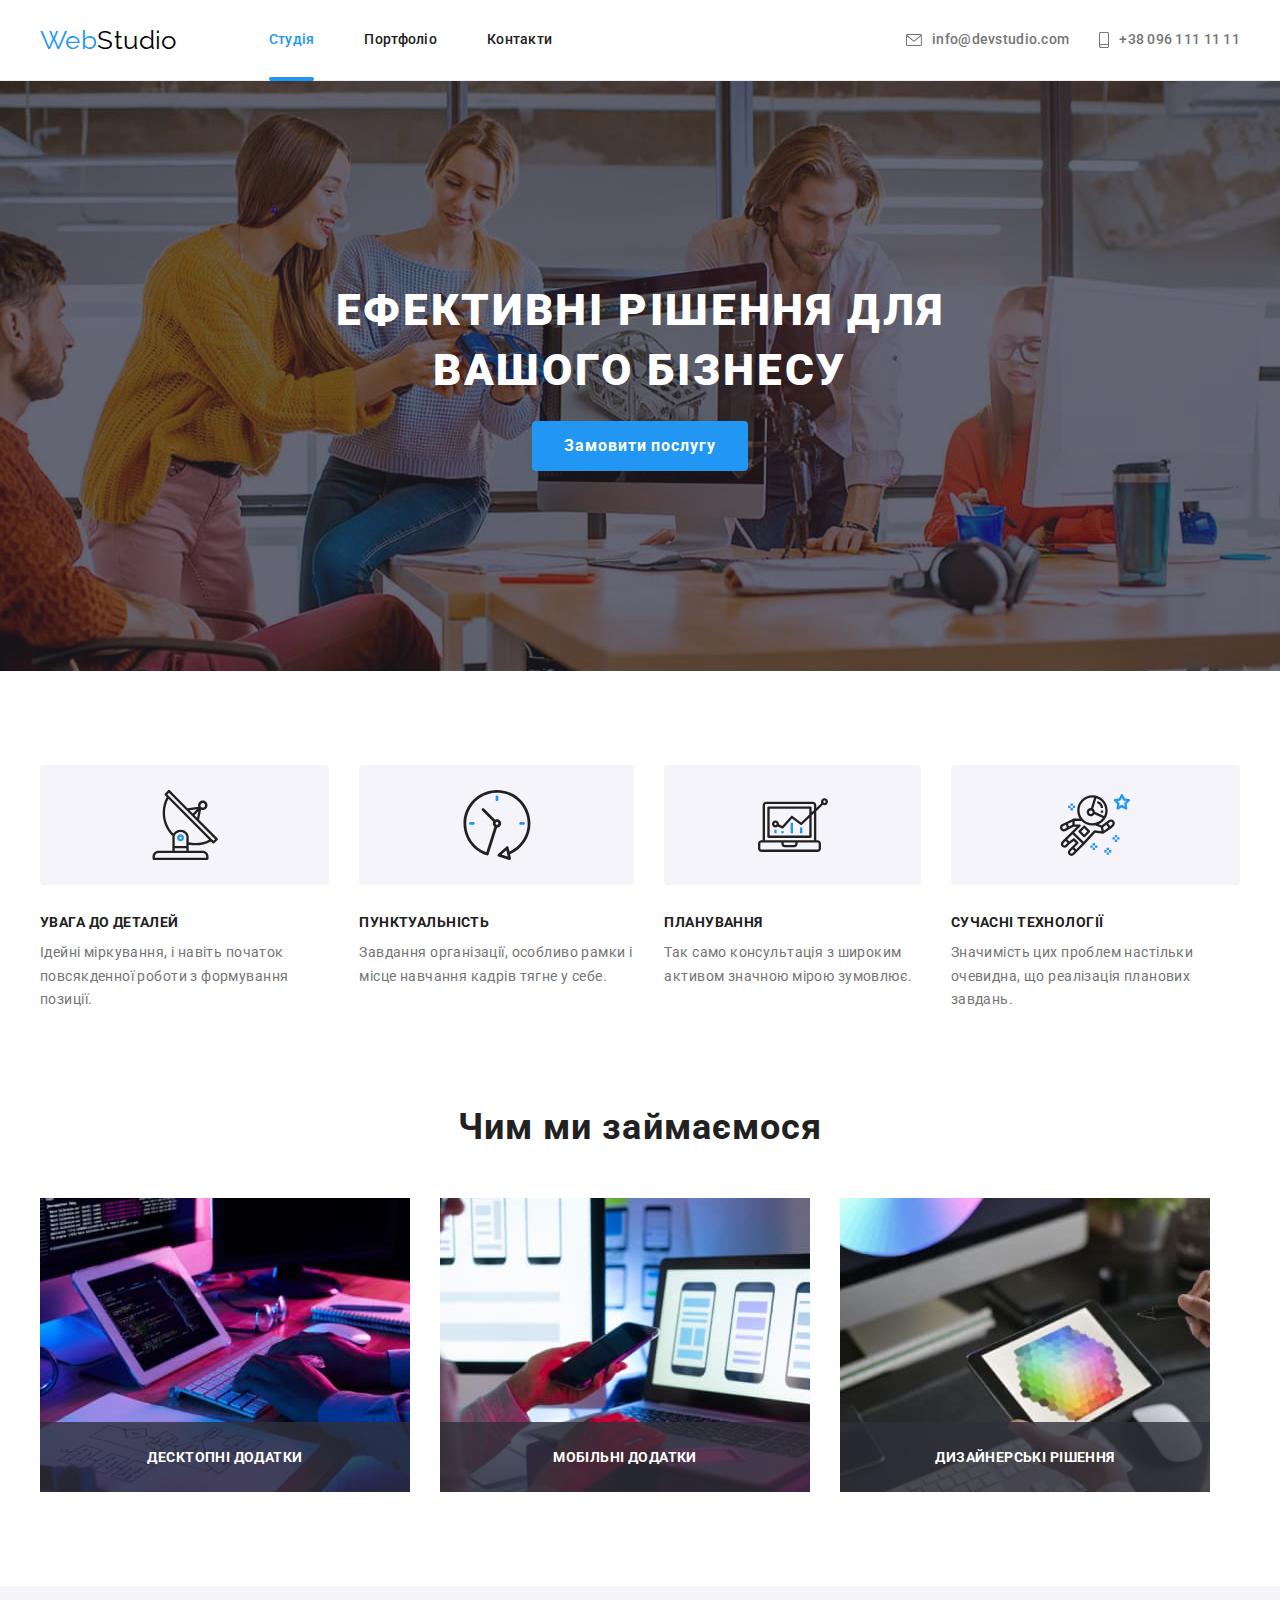
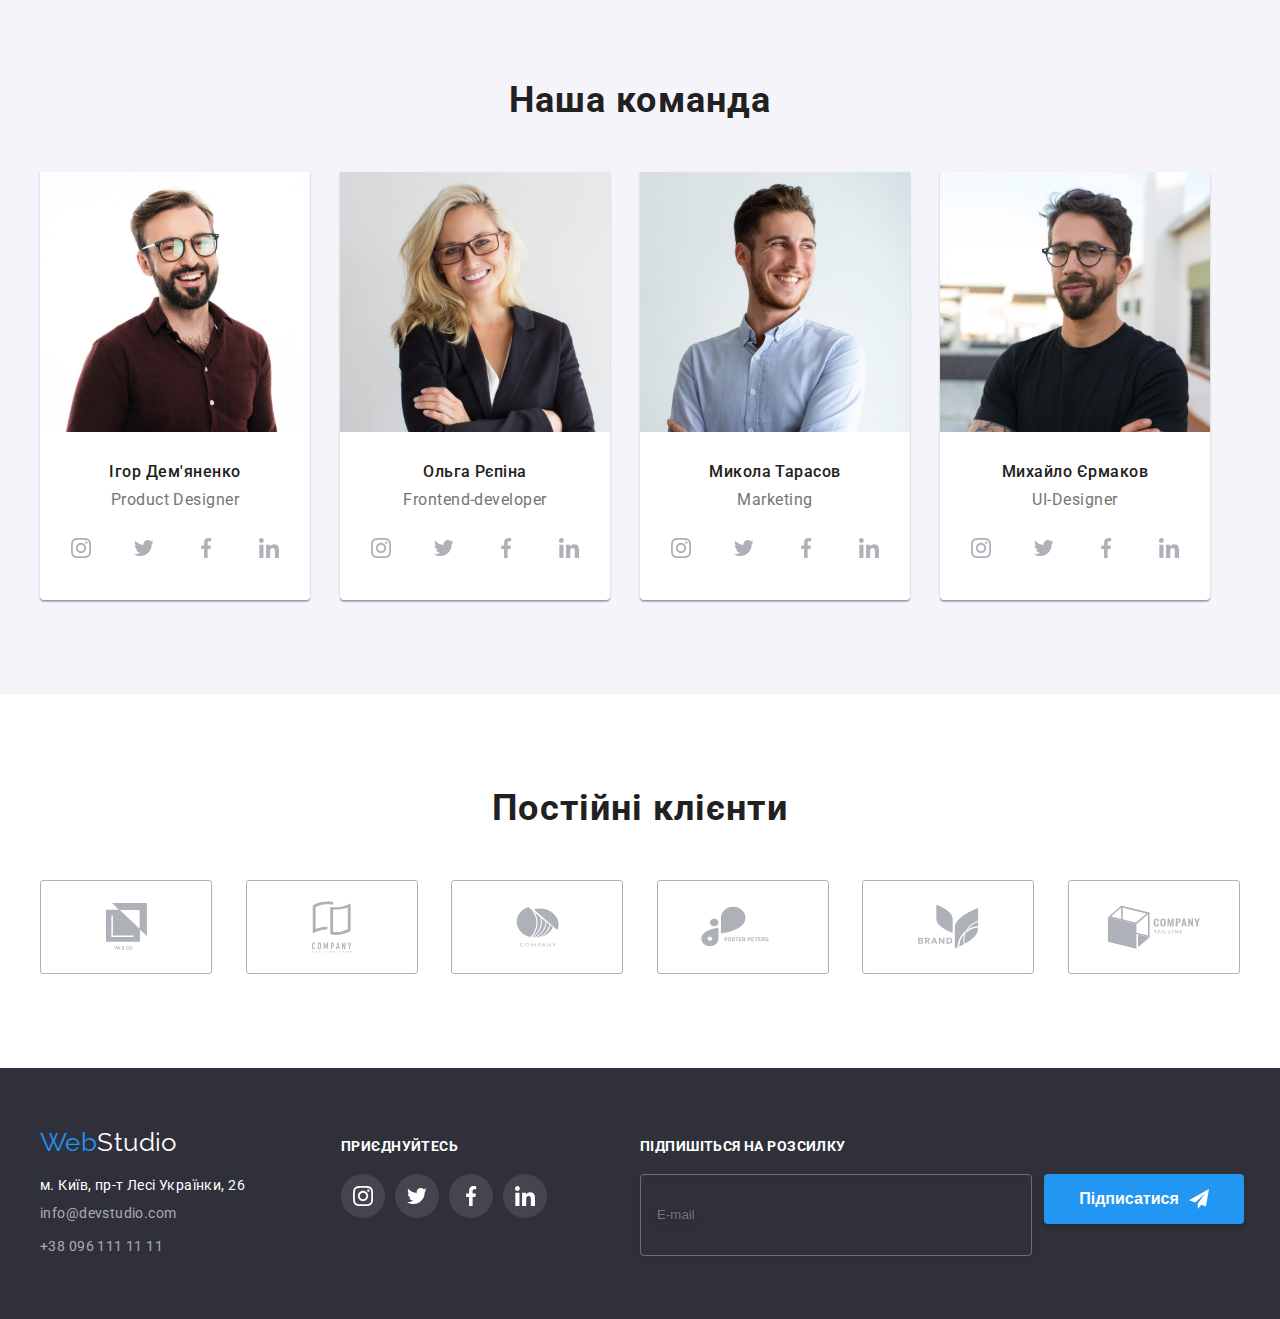
<file: index.html>
<!DOCTYPE html>
<html lang="uk">
  <head>
    <meta charset="UTF-8" />
    <meta http-equiv="X-UA-Compatible" content="IE=edge" />
    <meta name="viewport" content="width=device-width, initial-scale=1.0" />
    <title>WebStudio</title>
    <link rel="preconnect" href="https://fonts.googleapis.com" />
    <link rel="preconnect" href="https://fonts.gstatic.com" crossorigin />
    <link
      href="https://fonts.googleapis.com/css2?family=Raleway:wght@700&family=Roboto:wght@400;500;700;900&display=swap"
      rel="stylesheet"
    />
    <link
      rel="stylesheet"
      href="https://cdnjs.cloudflare.com/ajax/libs/modern-normalize/1.1.0/modern-normalize.min.css"
      integrity="sha512-wpPYUAdjBVSE4KJnH1VR1HeZfpl1ub8YT/NKx4PuQ5NmX2tKuGu6U/JRp5y+Y8XG2tV+wKQpNHVUX03MfMFn9Q=="
      crossorigin="anonymous"
      referrerpolicy="no-referrer"
    />
    <link rel="stylesheet" href="./css/styles.css" />
  </head>

  <body>
    <!-- шапка-хедер -->
    <header>
      <div class="container header">
        <!-- навигация по сайту -->
        <nav class="header-nav">
          <a class="logo link" href="./index.html">
            <span class="logo-web">Web</span
            ><span class="logo-studio">Studio</span>
          </a>
          <ul class="site-nav list">
            <li class="item">
              <a class="link current" href="./index.html">Студія</a>
            </li>
            <li class="item">
              <a class="link" href="./portfolio.html">Портфоліо</a>
            </li>
            <li class="item"><a class="link" href="#">Контакти</a></li>
          </ul>
        </nav>
        <!-- контакты -->
        <ul class="auth-nav list">
          <li class="item">
            <a class="link icon" href="mailto:info@devstudio.com">
              <svg class="icon-auth-nav" width="16px" height="12px">
                <use href="./images/icons.svg#icon-envelope"></use>
              </svg>
              info@devstudio.com
            </a>
          </li>
          <li class="item">
            <a class="link" href="tel:+380961111111">
              <svg class="icon-auth-nav" width="10px" height="16px">
                <use href="./images/icons.svg#icon-smartphone"></use>
              </svg>
              +38 096 111 11 11
            </a>
          </li>
        </ul>
      </div>
    </header>

    <main>
      <!-- герой -->
      <section class="hero">
        <div class="container">
          <h1 class="hero-title">Ефективні рішення для вашого бізнесу</h1>
          <button class="hero-button auto" type="button" data-modal-open>
            Замовити послугу
          </button>
        </div>
      </section>

      <!-- преимущества -->
      <section class="section">
        <div class="container">
          <h2 class="visually-hidden">Наші переваги</h2>
          <ul class="list benefits-list">
            <li class="benefits-item">
              <div class="icon-box-benefits">
                <svg class="" width="70px" height="70px">
                  <use href="./images/icons.svg#icon-antenna"></use>
                </svg>
              </div>
              <h3 class="title-benefits capital-letters">Увага до деталей</h3>
              <p class="description">
                Ідейні міркування, і навіть початок повсякденної роботи з
                формування позиції.
              </p>
            </li>

            <li>
              <div class="icon-box-benefits">
                <svg class="" width="70px" height="70px">
                  <use href="./images/icons.svg#icon-clock"></use>
                </svg>
              </div>
              <h3 class="title-benefits capital-letters">Пунктуальність</h3>
              <p class="description">
                Завдання організації, особливо рамки і місце навчання кадрів
                тягне у себе.
              </p>
            </li>

            <li>
              <div class="icon-box-benefits">
                <svg class="" width="70px" height="70px">
                  <use href="./images/icons.svg#icon-diagram"></use>
                </svg>
              </div>
              <h3 class="title-benefits capital-letters">Планування</h3>
              <p class="description">
                Так само консультація з широким активом значною мірою зумовлює.
              </p>
            </li>

            <li>
              <div class="icon-box-benefits">
                <svg class="" width="70px" height="70px">
                  <use href="./images/icons.svg#icon-astronaut"></use>
                </svg>
              </div>
              <h3 class="title-benefits capital-letters">Сучасні технології</h3>
              <p class="description">
                Значимість цих проблем настільки очевидна, що реалізація
                планових завдань.
              </p>
            </li>
          </ul>
        </div>
      </section>

      <!-- продукция -->
      <section class="products-section section">
        <div class="container products-container">
          <h2 class="products">Чим ми займаємося</h2>
          <ul class="list products-list">
            <li>
              <img
                src="./images/a-person-types-code-on-a-keyboard.jpg"
                alt="людина вводить код на клавіатурі"
                width="370"
                height="294"
              />
              <p class="products-desc">Десктопні додатки</p>
            </li>

            <li>
              <img
                src="./images/human-compares-types-of-markups-for-mobile.jpg"
                alt="людина порівнює типи розмітки для мобільного"
                width="370"
                height="294"
              />
              <p class="products-desc">Мобільні додатки</p>
            </li>

            <li>
              <img
                src="./images/person-chooses-color-on-tablet.jpg"
                alt="людина вибирає колір на планшеті"
                width="370"
                height="294"
              />
              <p class="products-desc">Дизайнерські рішення</p>
            </li>
          </ul>
        </div>
      </section>

      <!-- команда -->
      <section class="section-team section">
        <div class="container team-container">
          <h2 class="team">Наша команда</h2>
          <ul class="list team-list">
            <li class="team-card">
              <img
                src="./images/photography-product-designer.jpg"
                alt="фото продукт дизайнера"
                width="270"
                height="260"
              />
              <div class="team-text">
                <h3 class="team-title">Ігор Дем'яненко</h3>
                <p class="description team-description" lang="en">
                  Product Designer
                </p>
                <ul class="list list-socseti">
                  <li>
                    <a class="box-socseti team-socseti" href=""
                      ><svg class="icon-socseti" width="20px" height="20px">
                        <use
                          href="./images/icons.svg#icon-instagram"
                        ></use></svg
                    ></a>
                  </li>
                  <li>
                    <a class="box-socseti team-socseti" href=""
                      ><svg class="icon-socseti" width="20px" height="20px">
                        <use href="./images/icons.svg#icon-twitter"></use></svg
                    ></a>
                  </li>
                  <li>
                    <a class="box-socseti team-socseti" href=""
                      ><svg class="icon-socseti" width="20px" height="20px">
                        <use href="./images/icons.svg#icon-facebook"></use></svg
                    ></a>
                  </li>
                  <li>
                    <a class="box-socseti team-socseti" href=""
                      ><svg class="icon-socseti" width="20px" height="20px">
                        <use href="./images/icons.svg#icon-linkedin"></use></svg
                    ></a>
                  </li>
                </ul>
              </div>
            </li>

            <li class="team-card">
              <img
                src="./images/photography-frontend-developer.jpg"
                alt="фото фронтенд-розробника"
                width="270"
                height="260"
              />
              <div class="team-text">
                <h3 class="team-title">Ольга Рєпіна</h3>
                <p class="description team-description" lang="en">
                  Frontend-developer
                </p>
                <ul class="list list-socseti">
                  <li>
                    <a class="box-socseti team-socseti" href=""
                      ><svg class="icon-socseti" width="20px" height="20px">
                        <use
                          href="./images/icons.svg#icon-instagram"
                        ></use></svg
                    ></a>
                  </li>
                  <li>
                    <a class="box-socseti team-socseti" href=""
                      ><svg class="icon-socseti" width="20px" height="20px">
                        <use href="./images/icons.svg#icon-twitter"></use></svg
                    ></a>
                  </li>
                  <li>
                    <a class="box-socseti team-socseti" href=""
                      ><svg class="icon-socseti" width="20px" height="20px">
                        <use href="./images/icons.svg#icon-facebook"></use></svg
                    ></a>
                  </li>
                  <li>
                    <a class="box-socseti team-socseti" href=""
                      ><svg class="icon-socseti" width="20px" height="20px">
                        <use href="./images/icons.svg#icon-linkedin"></use></svg
                    ></a>
                  </li>
                </ul>
              </div>
            </li>

            <li class="team-card">
              <img
                src="./images/photography-marketing.jpg"
                alt="фото маркетолога"
                width="270"
                height="260"
              />
              <div class="team-text">
                <h3 class="team-title" lang="en">Микола Тарасов</h3>
                <p class="description team-description">Marketing</p>
                <ul class="list list-socseti">
                  <li>
                    <a class="box-socseti team-socseti" href=""
                      ><svg class="icon-socseti" width="20px" height="20px">
                        <use
                          href="./images/icons.svg#icon-instagram"
                        ></use></svg
                    ></a>
                  </li>
                  <li>
                    <a class="box-socseti team-socseti" href=""
                      ><svg class="icon-socseti" width="20px" height="20px">
                        <use href="./images/icons.svg#icon-twitter"></use></svg
                    ></a>
                  </li>
                  <li>
                    <a class="box-socseti team-socseti" href=""
                      ><svg class="icon-socseti" width="20px" height="20px">
                        <use href="./images/icons.svg#icon-facebook"></use></svg
                    ></a>
                  </li>
                  <li>
                    <a class="box-socseti team-socseti" href=""
                      ><svg class="icon-socseti" width="20px" height="20px">
                        <use href="./images/icons.svg#icon-linkedin"></use></svg
                    ></a>
                  </li>
                </ul>
              </div>
            </li>

            <li class="team-card">
              <img
                src="./images/photography-ui-designer.jpg"
                alt="фото ui-дизайнер"
                width="270"
                height="260"
              />
              <div class="team-text">
                <h3 class="team-title">Михайло Єрмаков</h3>
                <p class="description team-description" lang="en">
                  UI-Designer
                </p>
                <ul class="list list-socseti">
                  <li>
                    <a class="box-socseti team-socseti" href=""
                      ><svg class="icon-socseti" width="20px" height="20px">
                        <use
                          href="./images/icons.svg#icon-instagram"
                        ></use></svg
                    ></a>
                  </li>
                  <li>
                    <a class="box-socseti team-socseti" href=""
                      ><svg class="icon-socseti" width="20px" height="20px">
                        <use href="./images/icons.svg#icon-twitter"></use></svg
                    ></a>
                  </li>
                  <li>
                    <a class="box-socseti team-socseti" href=""
                      ><svg class="icon-socseti" width="20px" height="20px">
                        <use href="./images/icons.svg#icon-facebook"></use></svg
                    ></a>
                  </li>
                  <li>
                    <a class="box-socseti team-socseti" href=""
                      ><svg class="icon-socseti" width="20px" height="20px">
                        <use href="./images/icons.svg#icon-linkedin"></use></svg
                    ></a>
                  </li>
                </ul>
              </div>
            </li>
          </ul>
        </div>
      </section>
    </main>

    <!-- постоянные клиенты -->
    <section class="section-clients section">
      <div class="clients-container container">
        <h2 class="clients">Постійні клієнти</h2>
        <ul class="list list-sites">
          <li>
            <a class="clients-sites" href=""
              ><svg class="icon-clients" width="41px" height="47px">
                <use href="./images/icons.svg#icon-client-logo-1"></use>
              </svg>
            </a>
          </li>
          <li>
            <a class="clients-sites" href=""
              ><svg class="icon-clients" width="40px" height="52px">
                <use href="./images/icons.svg#icon-client-logo-2"></use>
              </svg>
            </a>
          </li>
          <li>
            <a class="clients-sites" href=""
              ><svg class="icon-clients" width="43px" height="41px">
                <use href="./images/icons.svg#icon-client-logo-3"></use>
              </svg>
            </a>
          </li>
          <li>
            <a class="clients-sites" href=""
              ><svg class="icon-clients" width="84px" height="41px">
                <use href="./images/icons.svg#icon-client-logo-4"></use>
              </svg>
            </a>
          </li>
          <li>
            <a class="clients-sites" href=""
              ><svg class="icon-clients" width="63px" height="45px">
                <use href="./images/icons.svg#icon-client-logo-5"></use>
              </svg>
            </a>
          </li>
          <li>
            <a class="clients-sites" href=""
              ><svg class="icon-clients" width="94px" height="44px">
                <use href="./images/icons.svg#icon-client-logo-6"></use>
              </svg>
            </a>
          </li>
        </ul>
      </div>
    </section>

    <!-- подвал-футер -->
    <footer class="footer section">
      <div class="container footer-container">
        <div>
          <a class="logo link" href="./index.html">
            <span class="logo-web">Web</span
            ><span class="logo-footer-studio">Studio</span>
          </a>
          <address>
            <ul class="list list-address">
              <li class="address-item">
                <a
                  class="link footer-address"
                  href="https://goo.gl/maps/CPtrU1FHBa2aNyZL9"
                  target="_blank"
                  rel="noopener noreferrer nofollow"
                >
                  м. Київ, пр-т Лесі Українки, 26
                </a>
              </li>
              <li class="address-item">
                <a class="link footer-contact" href="mailto:info@devstudio.com">
                  info@devstudio.com
                </a>
              </li>
              <li class="address-item">
                <a class="link footer-contact" href="tel:+380961111111">
                  +38 096 111 11 11
                </a>
              </li>
            </ul>
          </address>
        </div>
        <!-- присоеденяйтесь -->
        <div class="join-aside">
          <h3 class="join capital-letters">Приєднуйтесь</h3>
          <ul class="list join-list">
            <li class="join-box">
              <a class="box-socseti" href=""
                ><svg class="icon-socseti" width="20px" height="20px">
                  <use href="./images/icons.svg#icon-instagram"></use></svg
              ></a>
            </li>
            <li class="join-box">
              <a class="box-socseti" href=""
                ><svg class="icon-socseti" width="20px" height="20px">
                  <use href="./images/icons.svg#icon-twitter"></use></svg
              ></a>
            </li>
            <li class="join-box">
              <a class="box-socseti" href=""
                ><svg class="icon-socseti" width="20px" height="20px">
                  <use href="./images/icons.svg#icon-facebook"></use></svg
              ></a>
            </li>
            <li class="join-box">
              <a class="box-socseti" href=""
                ><svg class="icon-socseti" width="20px" height="20px">
                  <use href="./images/icons.svg#icon-linkedin"></use></svg
              ></a>
            </li>
          </ul>
        </div>
        <!-- подписаться -->
        <div class="subscribe-aside">
          <p class="subscribe capital-letters">Підпишіться на розсилку</p>
          <form class="form-subscribe">
            <label class="subscribe__label">
              <input
                class="imput-subscribe"
                type="email"
                name="mail"
                id="mail"
                placeholder="E-mail"
              />
            </label>
            <button class="button-subscribe" type="submit">
              <span>Підписатися</span>
              <svg class="icon-button" width="20px" height="20px">
                <use href="./images/icons.svg#icon-airplane"></use>
              </svg>
            </button>
          </form>
        </div>
      </div>
    </footer>

    <!-- модальное окно героя -->
    <div class="backdrob is-hidden" data-modal>
      <div class="modal-box">
        <button type="button" class="modal-close-button" data-modal-close>
          <svg class="close-icon" width="18" height="18">
            <use href="./images/icons.svg#icon-close-icon"></use>
          </svg>
        </button>
        <p class="modal-tatle">Залиште свої дані, ми вам передзвонимо</p>
        <form class="modal">
          <label class="place">
            <span class="place-title">Ім'я</span>
            <span class="input-container"
              ><input class="form-date" type="text" name="name" />
              <svg class="modal-icon" width="18px" height="18px">
                <use href="./images/icons.svg#icon-user"></use></svg
            ></span>
          </label>

          <label class="place">
            <span class="place-title">Телефон</span>
            <span class="input-container"
              ><input class="form-date" type="tel" name="tel" />
              <svg class="modal-icon" width="18px" height="18px">
                <use href="./images/icons.svg#icon-tube"></use></svg
            ></span>
          </label>

          <label class="place">
            <span class="place-title">Пошта</span>
            <span class="input-container"
              ><input class="form-date" type="email" name="mail" />
              <svg class="modal-icon" width="18px" height="18px">
                <use href="./images/icons.svg#icon-email-black"></use></svg
            ></span>
          </label>

          <label class="place place-last">
            <span class="place-title">Коментар</span>
            <textarea
              class="place-comment"
              name="comment"
              id="comment"
              cols="30"
              rows="10"
              placeholder="Введіть текст"
            ></textarea>
          </label>

          <label class="label">
            <input
              type="checkbox"
              value="gav"
              name="mailing"
              class="checkbox"
            />
            <svg class="icon-check" width="16px" height="15px">
              <use href="./images/icons.svg#icon-chek"></use>
            </svg>
            <span class="mailing">
              Погоджуюся з розсилкою та приймаю <a href="">Умови договору</a>
            </span>
          </label>

          <button class="modal-button" type="submit">Відправити</button>
        </form>
      </div>
    </div>

    <script src="./js/modal.js"></script>
  </body>
</html>
</file>
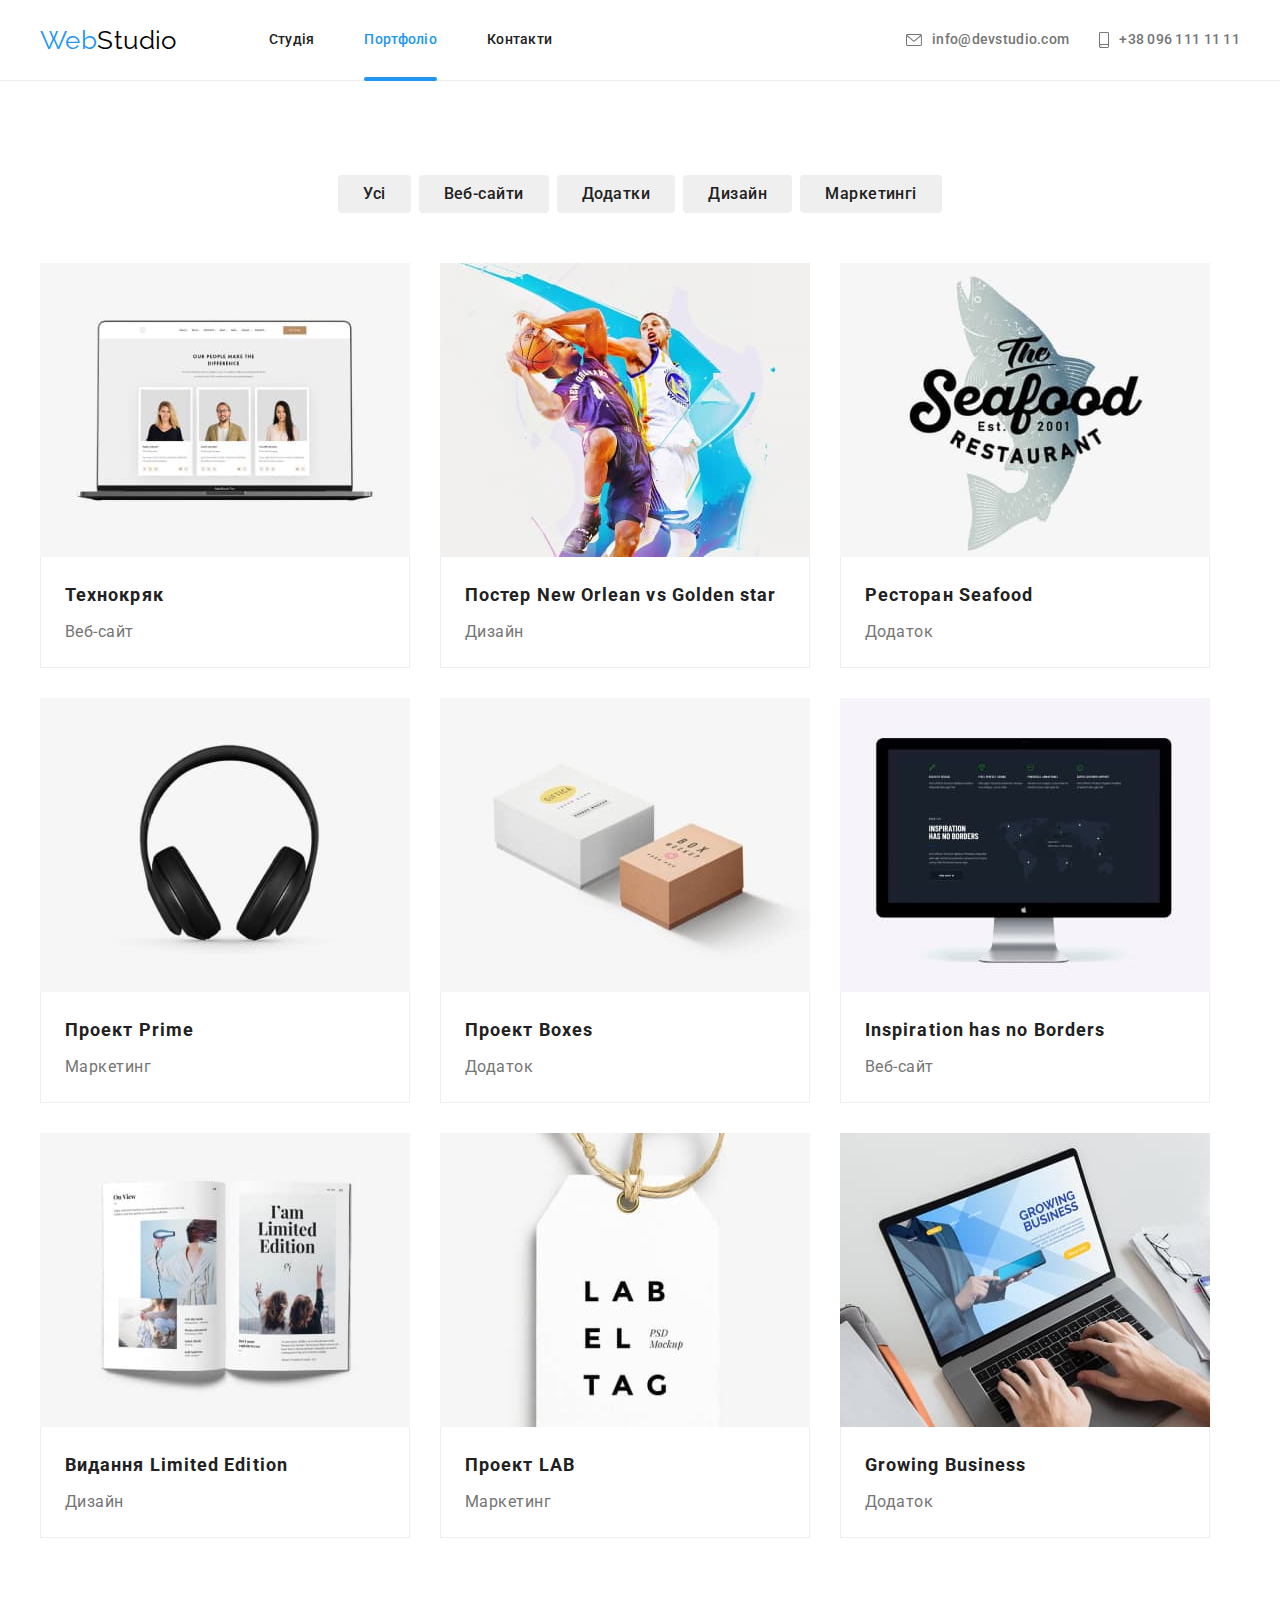
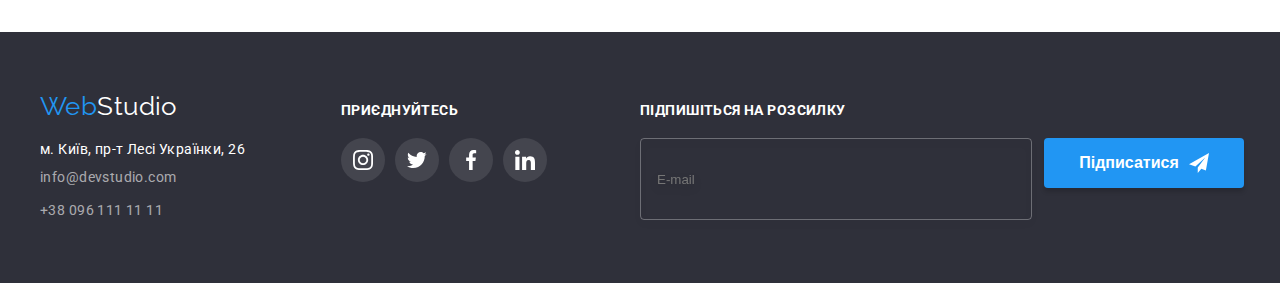
<file: portfolio.html>
<!DOCTYPE html>
<html lang="uk">
  <head>
    <meta charset="UTF-8" />
    <meta http-equiv="X-UA-Compatible" content="IE=edge" />
    <meta name="viewport" content="width=device-width, initial-scale=1.0" />
    <title>WebStudio</title>
    <link rel="preconnect" href="https://fonts.googleapis.com" />
    <link rel="preconnect" href="https://fonts.gstatic.com" crossorigin />
    <link
      href="https://fonts.googleapis.com/css2?family=Raleway:wght@700&family=Roboto:wght@400;500;700;900&display=swap"
      rel="stylesheet"
    />
    <link
      rel="stylesheet"
      href="https://cdnjs.cloudflare.com/ajax/libs/modern-normalize/1.1.0/modern-normalize.min.css"
      integrity="sha512-wpPYUAdjBVSE4KJnH1VR1HeZfpl1ub8YT/NKx4PuQ5NmX2tKuGu6U/JRp5y+Y8XG2tV+wKQpNHVUX03MfMFn9Q=="
      crossorigin="anonymous"
      referrerpolicy="no-referrer"
    />
    <link rel="stylesheet" href="./css/styles.css" />
  </head>

  <body>
    <!-- шапка-хедер -->
    <header>
      <div class="container header">
        <!-- навигация по сайту -->
        <nav class="header-nav">
          <a class="logo link" href="./index.html">
            <span class="logo-web">Web</span
            ><span class="logo-studio">Studio</span>
          </a>
          <ul class="site-nav list">
            <li class="item">
              <a class="link" href="./index.html">Студія</a>
            </li>
            <li class="item">
              <a class="link current" href="./portfolio.html">Портфоліо</a>
            </li>
            <li class="item"><a class="link" href="#">Контакти</a></li>
          </ul>
        </nav>
        <!-- контакты -->
        <ul class="auth-nav list">
          <li class="item">
            <a class="link icon" href="mailto:info@devstudio.com">
              <svg class="icon-auth-nav" width="16px" height="12px">
                <use href="./images/icons.svg#icon-envelope"></use>
              </svg>
              info@devstudio.com
            </a>
          </li>
          <li class="item">
            <a class="link" href="tel:+380961111111">
              <svg class="icon-auth-nav" width="10px" height="16px">
                <use href="./images/icons.svg#icon-smartphone"></use>
              </svg>
              +38 096 111 11 11
            </a>
          </li>
        </ul>
      </div>
    </header>

    <main>
      <!-- герой -->
      <section class="work-cards section">
        <div class="container portfolio-container">
          <!-- фильтры карточек работ -->
          <h1 class="visually-hidden">Портфоліо</h1>
          <ul class="filters list">
            <li>
              <button class="filters-button auto" type="button">Усі</button>
            </li>
            <li>
              <button class="filters-button auto" type="button">
                Веб-сайти
              </button>
            </li>
            <li>
              <button class="filters-button auto" type="button">Додатки</button>
            </li>
            <li>
              <button class="filters-button auto" type="button">Дизайн</button>
            </li>
            <li>
              <button class="filters-button auto" type="button">
                Маркетингі
              </button>
            </li>
          </ul>
          <!-- карточки робот -->
          <ul class="list portfolio-list">
            <li>
              <a class="link-portfolio link" href="">
                <div class="box-img">
                  <img
                    src="./images/three-persons.jpg"
                    alt="вебсайт на екрані ноутбука"
                    width="370"
                    height="294"
                  />
                  <div class="paragraph-hidden">
                    <p>
                      Ресурс пропонує комплексні пропозиції з різним рівнем
                      функціоналу та сервісів. Все це дозволить відвідувачу
                      отримати вичерпні відомості про компанію чи приватну
                      особу.
                    </p>
                  </div>
                </div>
                <div class="text-cards-portfolio">
                  <h2 class="portfolio-title">Технокряк</h2>
                  <p class="description portfolio-description">Веб-сайт</p>
                </div>
              </a>
            </li>
            <li>
              <a class="link-portfolio link" href="">
                <div class="box-img">
                  <img
                    src="./images/basketball-players.jpg"
                    alt="постер с баскетболистами"
                    width="370"
                    height="294"
                  />
                  <div class="paragraph-hidden">
                    <p>
                      Ресурс пропонує комплексні пропозиції з різним рівнем
                      функціоналу та сервісів. Все це дозволить відвідувачу
                      отримати вичерпні відомості про компанію чи приватну
                      особу.
                    </p>
                  </div>
                </div>
                <div class="text-cards-portfolio">
                  <h2 class="portfolio-title">
                    Постер New Orlean vs Golden star
                  </h2>
                  <p class="description portfolio-description">Дизайн</p>
                  <!-- <p class="paragraph">вспливаючий текст?</p> -->
                </div>
              </a>
            </li>
            <li>
              <a class="link-portfolio link" href="">
                <div class="box-img">
                  <img
                    src="./images/fish.jpg"
                    alt="Риба та назва ресторана"
                    width="370"
                    height="294"
                  />
                  <div class="paragraph-hidden">
                    <p>
                      Ресурс пропонує комплексні пропозиції з різним рівнем
                      функціоналу та сервісів. Все це дозволить відвідувачу
                      отримати вичерпні відомості про компанію чи приватну
                      особу.
                    </p>
                  </div>
                </div>
                <div class="text-cards-portfolio">
                  <h2 class="portfolio-title">Ресторан Seafood</h2>
                  <p class="description portfolio-description">Додаток</p>
                  <!-- <p class="paragraph">вспливаючий текст?</p> -->
                </div>
              </a>
            </li>
            <li>
              <a class="link-portfolio link" href="">
                <div class="box-img">
                  <img
                    src="./images/headphones.jpg"
                    alt="Навушники"
                    width="370"
                    height="294"
                  />
                  <div class="paragraph-hidden">
                    <p>
                      Ресурс пропонує комплексні пропозиції з різним рівнем
                      функціоналу та сервісів. Все це дозволить відвідувачу
                      отримати вичерпні відомості про компанію чи приватну
                      особу.
                    </p>
                  </div>
                </div>
                <div class="text-cards-portfolio">
                  <h2 class="portfolio-title">Проект Prime</h2>
                  <p class="description portfolio-description">Маркетинг</p>
                  <!-- <p class="paragraph">вспливаючий текст?</p> -->
                </div>
              </a>
            </li>
            <li>
              <a class="link-portfolio link" href="">
                <div class="box-img">
                  <img
                    src="./images/boxes.jpg"
                    alt="Коробки"
                    width="370"
                    height="294"
                  />
                  <div class="paragraph-hidden">
                    <p>
                      Ресурс пропонує комплексні пропозиції з різним рівнем
                      функціоналу та сервісів. Все це дозволить відвідувачу
                      отримати вичерпні відомості про компанію чи приватну
                      особу.
                    </p>
                  </div>
                </div>
                <div class="text-cards-portfolio">
                  <h2 class="portfolio-title">Проект Boxes</h2>
                  <p class="description portfolio-description">Додаток</p>
                  <!-- <p class="paragraph">вспливаючий текст?</p> -->
                </div>
              </a>
            </li>
            <li>
              <a class="link-portfolio link" href="">
                <div class="box-img">
                  <img
                    src="./images/monitor.jpg"
                    alt="Монітор"
                    width="370"
                    height="294"
                  />
                  <div class="paragraph-hidden">
                    <p>
                      Ресурс пропонує комплексні пропозиції з різним рівнем
                      функціоналу та сервісів. Все це дозволить відвідувачу
                      отримати вичерпні відомості про компанію чи приватну
                      особу.
                    </p>
                  </div>
                </div>
                <div class="text-cards-portfolio">
                  <h2 class="portfolio-title">Inspiration has no Borders</h2>
                  <p class="description portfolio-description">Веб-сайт</p>
                  <!-- <p class="paragraph">вспливаючий текст?</p> -->
                </div>
              </a>
            </li>
            <li>
              <a class="link-portfolio link" href="">
                <div class="box-img">
                  <img
                    src="./images/open-book.jpg"
                    alt="Відкрита книга"
                    width="370"
                    height="294"
                  />
                  <div class="paragraph-hidden">
                    <p>
                      Ресурс пропонує комплексні пропозиції з різним рівнем
                      функціоналу та сервісів. Все це дозволить відвідувачу
                      отримати вичерпні відомості про компанію чи приватну
                      особу.
                    </p>
                  </div>
                </div>
                <div class="text-cards-portfolio">
                  <h2 class="portfolio-title">Видання Limited Edition</h2>
                  <p class="description portfolio-description">Дизайн</p>
                  <!-- <p class="paragraph">вспливаючий текст?</p> -->
                </div>
              </a>
            </li>
            <li>
              <a class="link-portfolio link" href="">
                <div class="box-img">
                  <img
                    src="./images/tag.jpg"
                    alt="Бірка"
                    width="370"
                    height="294"
                  />
                  <div class="paragraph-hidden">
                    <p>
                      Ресурс пропонує комплексні пропозиції з різним рівнем
                      функціоналу та сервісів. Все це дозволить відвідувачу
                      отримати вичерпні відомості про компанію чи приватну
                      особу.
                    </p>
                  </div>
                </div>
                <div class="text-cards-portfolio">
                  <h2 class="portfolio-title">Проект LAB</h2>
                  <p class="description portfolio-description">Маркетинг</p>
                  <!-- <p class="paragraph">вспливаючий текст?</p> -->
                </div>
              </a>
            </li>
            <li>
              <a class="link-portfolio link" href="">
                <div class="box-img">
                  <img
                    src="./images/typing-on-laptop.jpg"
                    alt="Людина процює на ноутбуці"
                    width="370"
                    height="294"
                  />
                  <div class="paragraph-hidden">
                    <p>
                      Ресурс пропонує комплексні пропозиції з різним рівнем
                      функціоналу та сервісів. Все це дозволить відвідувачу
                      отримати вичерпні відомості про компанію чи приватну
                      особу.
                    </p>
                  </div>
                </div>
                <div class="text-cards-portfolio">
                  <h2 class="portfolio-title">Growing Business</h2>
                  <p class="description portfolio-description">Додаток</p>
                  <!-- <p class="paragraph">вспливаючий текст?</p> -->
                </div>
              </a>
            </li>
          </ul>
        </div>
      </section>
    </main>
    <!-- подвал-футер -->
    <footer class="footer section">
      <div class="container footer-container">
        <div>
          <a class="logo link" href="./index.html">
            <span class="logo-web">Web</span
            ><span class="logo-footer-studio">Studio</span>
          </a>
          <address>
            <ul class="list list-address">
              <li class="address-item">
                <a
                  class="link footer-address"
                  href="https://goo.gl/maps/CPtrU1FHBa2aNyZL9"
                  target="_blank"
                  rel="noopener noreferrer nofollow"
                >
                  м. Київ, пр-т Лесі Українки, 26
                </a>
              </li>
              <li class="address-item">
                <a class="link footer-contact" href="mailto:info@devstudio.com">
                  info@devstudio.com
                </a>
              </li>
              <li class="address-item">
                <a class="link footer-contact" href="tel:+380961111111">
                  +38 096 111 11 11
                </a>
              </li>
            </ul>
          </address>
        </div>
        <!-- присоеденяйтесь -->
        <div class="join-aside">
          <h3 class="join capital-letters">Приєднуйтесь</h3>
          <ul class="list join-list">
            <li class="join-box">
              <a class="box-socseti" href=""
                ><svg class="icon-socseti" width="20px" height="20px">
                  <use href="./images/icons.svg#icon-instagram"></use></svg
              ></a>
            </li>
            <li class="join-box">
              <a class="box-socseti" href=""
                ><svg class="icon-socseti" width="20px" height="20px">
                  <use href="./images/icons.svg#icon-twitter"></use></svg
              ></a>
            </li>
            <li class="join-box">
              <a class="box-socseti" href=""
                ><svg class="icon-socseti" width="20px" height="20px">
                  <use href="./images/icons.svg#icon-facebook"></use></svg
              ></a>
            </li>
            <li class="join-box">
              <a class="box-socseti" href=""
                ><svg class="icon-socseti" width="20px" height="20px">
                  <use href="./images/icons.svg#icon-linkedin"></use></svg
              ></a>
            </li>
          </ul>
        </div>
        <!-- подписаться -->
        <div class="subscribe-aside">
          <p class="subscribe capital-letters">Підпишіться на розсилку</p>
          <form class="form-subscribe">
            <label class="subscribe__label">
              <input
                class="imput-subscribe"
                type="email"
                name="mail"
                id="mail"
                placeholder="E-mail"
              />
            </label>
            <button class="button-subscribe" type="submit">
              <span>Підписатися</span>
              <svg class="icon-button" width="20px" height="20px">
                <use href="./images/icons.svg#icon-airplane"></use>
              </svg>
            </button>
          </form>
        </div>
      </div>
    </footer>
  </body>
</html>
</file>
<file: css/styles.css>
body {
  font-family: Roboto, sans-serif;
  font-size: 14px;
  letter-spacing: 0.03em;
  color: var(--basic-color);
  background: var(--main-color);
  margin: 0;
}

:root {
  /* цвета для текста */
  --accent-color: #2196f3;
  --basic-color: #212121;
  --second-basic: #ffffff;
  --logo-color: #000000;
  --description-color: #757575;
  --footer-contact-color: rgba(255, 255, 255, 0.6);
  /*цвета для фона*/
  --main-color: #ffffff;
  --hero-footer-section-background: #2f303a;
  --team-section-background: #f5f4fa;
  --benefits-background-icon: #f5f4fa;
  --hero-bacrground: #c4c4c4;
  /* цвет рамки карточек работ */
  --border-header: #ececec;
  --work-card-frame: #eeeeee;
  /* цвет иконок */
  --basic-icon: #afb1b8;
  --second-icon: #ffffff;
}

/* перебивка стилей */
.list {
  padding: 0;
  margin: 0;
  list-style: none;
}

.link {
  text-decoration: none;

  transition-property: color;
  transition-duration: 250ms;
  transition-timing-function: cubic-bezier(0.4, 0, 0.2, 1);
}

img {
  display: block;
}

/* <!-- шапка-хедер --> */
.container {
  margin-left: auto;
  margin-right: auto;
  width: 1200px;
  padding-left: 15px;
  padding-right: 15px;
}

header {
  border-bottom: 1px solid var(--border-header);
}

.header {
  display: flex;
  align-items: center;
}

.header-nav {
  display: flex;
  align-items: center;
}

/* логотип */
.logo {
  font-family: Raleway;
  font-size: 26px;
  line-height: 1.11;
}

.logo-web {
  color: var(--accent-color);
}

.logo-studio {
  color: var(--logo-color);
}

/* навигация сайта  */
.site-nav {
  display: flex;
  align-items: center;
  margin-left: 92px;
}

.site-nav .item + .item {
  margin-left: 50px;
}

.site-nav .link {
  display: block;
  padding-top: 32px;
  padding-bottom: 32px;

  transition-property: color;
  transition-duration: 250ms;
  transition-timing-function: cubic-bezier(0.4, 0, 0.2, 1);

  color: var(--basic-color);
  font-weight: 500;
  line-height: 1.14;
  letter-spacing: 0.02em;
}

.site-nav .current {
  color: var(--accent-color);
}

.item {
  position: relative;
}

.current::after {
  display: block;
  content: "";

  position: absolute;
  left: 0;
  bottom: -1px;

  height: 4px;
  width: 100%;
  background-color: var(--accent-color);
  border-radius: 2px;
}

/* контакты */
.auth-nav {
  display: flex;
  margin-left: auto;
}

.icon-auth-nav {
  margin-right: 10px;

  fill: var(--description-color);
  transition-property: fill;
  transition-duration: 250ms;
  transition-timing-function: cubic-bezier(0.4, 0, 0.2, 1);
}

.auth-nav .item + .item {
  margin-left: 30px;
}

.auth-nav .link {
  display: flex;
  align-items: center;
  font-weight: 500;
  line-height: 1.14;
  letter-spacing: 0.02em;
  color: var(--description-color);

  transition-property: color;
  transition-duration: 250ms;
  transition-timing-function: cubic-bezier(0.4, 0, 0.2, 1);
}

.link:hover,
.link:focus {
  color: var(--accent-color);
}

.link:hover .icon-auth-nav,
.link:focus .icon-auth-nav {
  fill: var(--accent-color);
}

.hero-button {
  font-family: Roboto;
  font-weight: 700;
  font-size: 16px;
  line-height: 1.87;
  background: var(--accent-color);
  width: 216px;
  height: 50px;

  border-radius: 4px;
  border: none;
  letter-spacing: 0.06em;
  color: var(--second-basic);
}

.filters-button {
  padding-top: 6px;
  padding-bottom: 6px;
  padding-left: 25px;
  padding-right: 25px;
  border-radius: 4px;
  border: none;

  font-family: inherit;
  font-weight: 500;
  font-size: 16px;
  line-height: 1.62;
  text-align: center;
  letter-spacing: 0.03em;
  color: var(--basic-color);

  transition-property: color, background-color, box-shadow;
  transition-duration: 250ms;
  transition-timing-function: cubic-bezier(0.4, 0, 0.2, 1);
}

.filters-button:hover,
.filters-button:focus {
  background-color: var(--accent-color);
  color: var(--main-color);
  box-shadow: 0px 3px 1px rgba(0, 0, 0, 0.1), 0px 1px 2px rgba(0, 0, 0, 0.08),
    0px 2px 2px rgba(0, 0, 0, 0.12);
}

.auto {
  cursor: pointer;
}

/* <!-- герой --> */
.hero {
  max-height: 1600px;
  margin: 0 auto;
  padding-top: 200px;
  padding-bottom: 200px;
  background: var(--hero-footer-section-background);
  text-align: center;
  background-color: var(--hero-bacrground);
  background-image: linear-gradient(
      rgba(47, 48, 58, 0.4),
      rgba(47, 48, 58, 0.4)
    ),
    url("../images/het-site.jpg");
  background-position: center;
  background-repeat: no-repeat;
}

.hero-title {
  margin-top: 0;
  margin-bottom: 20px;
  margin-left: auto;
  margin-right: auto;
  width: 696px;

  color: var(--second-basic);
  font-weight: 900;
  font-size: 44px;
  line-height: 1.36;
  text-align: center;
  letter-spacing: 0.06em;
  text-transform: uppercase;
}

/* <!-- преимущества --> */

.section {
  padding-top: 94px;
  padding-bottom: 94px;
}

/* общее скрытие заголовков */
.visually-hidden {
  position: absolute;
  white-space: nowrap;
  width: 1px;
  height: 1px;
  overflow: hidden;
  border: 0;
  padding: 0;
  clip: rect(0 0 0 0);
  clip-path: inset(50%);
  margin: -1px;
}

.benefits-list {
  display: flex;
  gap: 30px;
}

.icon-box-benefits {
  display: flex;
  justify-content: center;
  align-items: center;
  border-radius: 4px;
  height: 120px;
  background: var(--benefits-background-icon);
  margin-bottom: 30px;
}

.title-benefits {
  margin-top: 0;
  margin-bottom: 10px;
  font-size: 14px;
  line-height: 1.14;
  letter-spacing: 0.03em;
}

.capital-letters {
  text-transform: uppercase;
}

.description {
  margin-top: 0;
  margin-bottom: 0;
  line-height: 1.71;
  color: var(--description-color);
}

/* <!-- продукция --> */
.products-section {
  padding-top: 0;
}

.products-container {
  display: block;
}

.products {
  text-align: center;
  margin-top: 0;
  margin-bottom: 50px;

  font-size: 36px;
  line-height: 1.17;
  letter-spacing: 0.03em;
}

.products-list {
  display: flex;
  gap: 30px;
}

.products-list li {
  position: relative;
}

.products-desc {
  position: absolute;
  bottom: 0;
  width: 100%;

  display: flex;
  font-weight: 700;
  text-transform: uppercase;
  color: #ffffff;
  height: 70px;
  background: rgba(47, 48, 58, 0.8);
  align-items: center;
  justify-content: center;
}

.products-list p {
  margin: 0;
}

/* <!-- команда --> */
.section-team {
  background: var(--team-section-background);
}

.team-container {
  display: block;
}

.team {
  margin-top: 0;
  margin-bottom: 50px;

  font-size: 36px;
  line-height: 1.16;
  text-align: center;
  letter-spacing: 0.03em;
}

.team-list {
  display: flex;
  gap: 30px;
}

.team-card {
  background-color: var(--main-color);
  box-shadow: 0px 1px 3px rgba(0, 0, 0, 0.12), 0px 1px 1px rgba(0, 0, 0, 0.14),
    0px 2px 1px rgba(0, 0, 0, 0.2);
  border-radius: 0px 0px 4px 4px;
}

.team-text {
  padding-top: 30px;
  padding-bottom: 30px;
}

.team-title {
  margin-top: 0;
  margin-bottom: 10px;
  font-weight: 500;
  font-size: 16px;
  line-height: 1.19;
  letter-spacing: 0.03em;
  text-align: center;
}

.team-description {
  font-size: 16px;
  line-height: 1.18;
  letter-spacing: 0.03em;
  text-align: center;
  margin-bottom: 16px;
}

.list-socseti {
  display: flex;
  justify-content: space-evenly;
}

.box-socseti {
  display: flex;
  justify-content: center;
  align-items: center;
  width: 44px;
  height: 44px;
  border-radius: 50%;

  transition-property: background-color;
  transition-duration: 250ms;
  transition-timing-function: cubic-bezier(0.4, 0, 0.2, 1);
}

.icon-socseti {
  fill: var(--basic-icon);
  transition-property: fill;
  transition-duration: 250ms;
  transition-timing-function: cubic-bezier(0.4, 0, 0.2, 1);
}

.box-socseti:hover,
.box-socseti:focus {
  background-color: var(--accent-color);
}

.team-socseti:hover .icon-socseti {
  fill: var(--main-color);
}

/* <!-- постоянные клиенты --> */
.clients-container {
  display: block;
}

.clients {
  margin-top: 0;
  margin-bottom: 50px;

  font-size: 36px;
  line-height: 1.16;
  text-align: center;
  letter-spacing: 0.03em;
}

.list-sites {
  display: flex;
  justify-content: space-between;
}

.clients-sites {
  display: flex;
  justify-content: center;
  align-items: center;
  width: 170px;
  height: 92px;
  border: 1px solid var(--basic-icon);
  border-radius: 3px;

  transition-property: border-color;
  transition-duration: 250ms;
  transition-timing-function: cubic-bezier(0.4, 0, 0.2, 1);
}

.icon-clients {
  fill: var(--basic-icon);
  transition-property: fill;
  transition-duration: 250ms;
  transition-timing-function: cubic-bezier(0.4, 0, 0.2, 1);
}

.clients-sites:hover,
.clients-sites:focus,
.clients-sites:hover .icon-clients,
.clients-sites:focus .icon-clients {
  border-color: var(--accent-color);
  fill: var(--accent-color);
}

/* <!-- подвал-футер --> */
.footer {
  background: var(--hero-footer-section-background);
  padding-top: 60px;
  padding-bottom: 60px;
}

.footer-container {
  display: flex;
  align-items: baseline;
}

.list-address {
  display: flex;
  flex-direction: column;
  width: 231px;
  margin-top: 20px;

  font-style: normal;
}

.address-item {
  margin-bottom: 9px;
}

.address-item:last-child {
  margin-bottom: 0;
}

.logo-footer-studio,
.footer-address {
  color: var(--second-basic);
}

.footer-contact {
  font-size: 14px;
  line-height: 1.71;
  letter-spacing: 0.03em;
  color: var(--footer-contact-color);

  transition-property: color;
  transition-duration: 250ms;
  transition-timing-function: cubic-bezier(0.4, 0, 0.2, 1);
}

/* <!-- присоеденяйтесь --> */
.join-aside {
  margin-left: 70px;
}

.join {
  margin: 0;
  margin-bottom: 20px;

  color: var(--second-basic);
  font-size: 14px;
}

.join-list {
  display: flex;
}

.join-box {
  background: rgba(255, 255, 255, 0.1);
  margin-right: 10px;
  border-radius: 50%;
}

.join-box:last-child {
  margin-right: 0;
}

.join-box .icon-socseti {
  fill: var(--second-icon);
}

/* <!-- подписаться --> */
.subscribe-aside {
  margin-left: 93px;
}

.subscribe {
  margin: 0;
  margin-bottom: 20px;
  font-weight: 700;
  color: var(--second-basic);
}

.form-subscribe {
  display: flex;
}

.imput-subscribe {
  height: 50px;
  width: 358px;
  border: 1px solid rgba(255, 255, 255, 0.3);
  border-radius: 4px;
  background-color: inherit;
  color: var(--main-color);
  padding: 15px 16px;
  border: 1px solid rgba(255, 255, 255, 0.3);
  filter: drop-shadow(0px 4px 4px rgba(0, 0, 0, 0.15));
}

.button-subscribe {
  height: 50px;
  width: 200px;
  color: var(--main-color);
  background-color: var(--accent-color);
  border-radius: 4px;
  margin-left: 12px;
  display: inline-flex;
  align-items: center;
  justify-content: center;
  font-weight: 700;
  font-size: 16px;
  box-shadow: 0px 4px 4px rgba(0, 0, 0, 0.15);
  border: none;
}

.button-subscribe:hover {
  cursor: pointer;
}

.icon-button {
  fill: var(--main-color);
  margin-left: 10px;
}

/* <!-- фильтры карточек работ --> */
.filters {
  display: flex;
  justify-content: center;
  gap: 8px;
  margin-bottom: 50px;
}

/* <!-- карточки робот --> */
.portfolio-list {
  display: flex;
  flex-wrap: wrap;
  gap: 30px;
}

.text-cards-portfolio {
  box-sizing: border-box;
  border: 1px solid var(--work-card-frame);
  border-top: none;
  padding-top: 20px;
  padding-bottom: 20px;
  padding-right: 24px;
  padding-left: 24px;
}

.portfolio-title {
  margin-top: 0;
  margin-bottom: 4px;

  font-size: 18px;
  line-height: 2;
  letter-spacing: 0.06em;
  color: var(--basic-color);
}

.portfolio-description {
  font-size: 16px;
  line-height: 1.88;
  letter-spacing: 0.03em;
}

.box-img {
  position: relative;
  overflow: hidden;
}

.paragraph-hidden {
  position: absolute;
  left: 0;
  top: 100%;
  width: 100%;
  height: 100%;
  padding: 63px 24px;
  opacity: 0;

  transition-property: opacity, top;
  transition-duration: 250ms;
  transition-timing-function: cubic-bezier(0.4, 0, 0.2, 1);

  background-color: rgba(33, 150, 243, 0.9);
}

.link-portfolio:hover,
.link-portfolio:focus {
  display: block;

  box-shadow: 0px 1px 1px rgba(0, 0, 0, 0.12), 0px 4px 4px rgba(0, 0, 0, 0.06),
    1px 4px 6px rgba(0, 0, 0, 0.16);
}

.paragraph-hidden p {
  font-size: 18px;
  line-height: 28px;
  letter-spacing: 0.03em;
  color: #ffffff;
  margin: 0;
}

.link-portfolio:hover .paragraph-hidden,
.link-portfolio:focus .paragraph-hidden {
  opacity: 1;
  top: 0;
}

/* модальное окно */
.backdrob {
  position: fixed;
  left: 0;
  top: 0;
  width: 100%;
  height: 100vh;
  background-color: rgba(0, 0, 0, 0.2);
  opacity: 1;
  transition: opacity 250ms cubic-bezier(0.4, 0, 0.2, 1);
}

.backdrob.is-hidden {
  opacity: 0;
  pointer-events: none;
}

.backdrob.is-hidden .modal {
  transform: scale(0.5);
}

.modal-box {
  width: 528px;
  height: 581px;
  position: absolute;
  top: 0;
  right: 0;
  bottom: 0;
  left: 0;
  margin: auto;
}

.modal-close-button {
  cursor: pointer;
  position: absolute;
  display: flex;
  align-items: center;
  right: 8px;
  top: 8px;
  width: 30px;
  height: 30px;
  background-color: var(--main-color);
  border: 1px solid rgba(0, 0, 0, 0.1);
  border-radius: 50%;
  z-index: 1;
  transition-property: color;
  transition-duration: 250ms;
  transition-timing-function: cubic-bezier(0.4, 0, 0.2, 1);
}

.close-icon {
  fill: var(--basic-color);
}

.modal-close-button:hover .close-icon,
.modal-close-button:focus .close-icon {
  fill: var(--accent-color);
}

.modal-tatle {
  position: absolute;
  top: 40px;
  left: 40px;
  font-weight: 700;
  font-size: 20px;
  letter-spacing: 0.03em;
  margin: 0;
  z-index: 1;
}

.modal {
  height: 581px;
  background-color: white;
  box-shadow: 0px 1px 3px rgba(0, 0, 0, 0.12), 0px 1px 1px rgba(0, 0, 0, 0.14),
    0px 2px 1px rgba(0, 0, 0, 0.2);
  border-radius: 4px;
  padding-top: 75px;
  padding-right: 40px;
  padding-bottom: 40px;
  padding-left: 40px;

  transform: scale(1);
  transition-property: transform;
  transition-duration: 250ms;
  transition-timing-function: cubic-bezier(0.4, 0, 0.2, 1);
}

.place {
  display: block;
  margin-bottom: 10px;
  font-size: 12px;
  line-height: 1.16;
  letter-spacing: 0.01em;
  color: #757575;
}

.place-title {
  display: block;
  margin-bottom: 4px;
}

.input-container {
  position: relative;
  display: flex;
  align-items: center;
}

.place-last {
  margin-bottom: 20px;
}

.form-date {
  width: 100%;
  height: 40px;
  font-size: 16px;
  color: var(--basic-color);
  border: 1px solid rgba(33, 33, 33, 0.2);
  border-radius: 4px;
  padding-right: 12px;
  padding-left: 42px;

  transition-property: border-color;
  transition-duration: 250ms;
  transition-timing-function: cubic-bezier(0.4, 0, 0.2, 1);
}

.modal-icon {
  position: absolute;
  fill: var(--basic-color);
  left: 12px;
}

.input-container:hover .form-date,
.input-container:hover .modal-icon,
.form-date:focus,
.form-date:focus + .modal-icon {
  border-color: var(--accent-color);
  cursor: pointer;
  fill: var(--accent-color);
  outline: none;
}

.place-comment {
  height: 120px;
  width: 100%;
  resize: none;
  font-size: 16px;
  color: var(--basic-color);
  border: 1px solid rgba(33, 33, 33, 0.2);
  border-radius: 4px;
  padding: 12px 16px;

  transition-property: border-color;
  transition-duration: 250ms;
  transition-timing-function: cubic-bezier(0.4, 0, 0.2, 1);
}

.place-comment:hover,
.place-comment:focus {
  border-color: var(--accent-color);
  cursor: pointer;
  outline: none;
}

/* чекбокс */

.label {
  display: inline-flex;
  align-items: center;
  margin-bottom: 30px;
}

.checkbox {
  opacity: 0;
}

.icon-check {
  fill: var(--main-color);
  border-radius: 2px;
  border: var(--basic-color) solid 2px;
}

.icon-check:hover {
  border-color: var(--accent-color);
  cursor: pointer;
}

.checkbox:focus + .icon-check {
  border-color: var(--accent-color);
}

.checkbox:checked + .icon-check {
  fill: var(--main-color);
  background-color: var(--accent-color);
  border: var(--accent-color) solid 1px;
  border-radius: 2px;
  background-size: contain;
  background-origin: border-box;
}

.mailing {
  margin-left: 7px;
  line-height: 1.7;
  text-decoration-skip-ink: none;
  color: #757575;
}

.mailing a {
  color: var(--accent-color);
}

.modal-button {
  position: absolute;
  left: 50%;
  transform: translate(-50%);
  bottom: 40px;
  width: 200px;
  height: 50px;
  font-weight: 700;
  font-size: 16px;

  border: none;
  border-radius: 4px;
  letter-spacing: 0.06em;
  background-color: var(--accent-color);
  color: var(--main-color);
  box-shadow: 0px 4px 4px rgba(0, 0, 0, 0.15);
  cursor: pointer;
}
</file>
